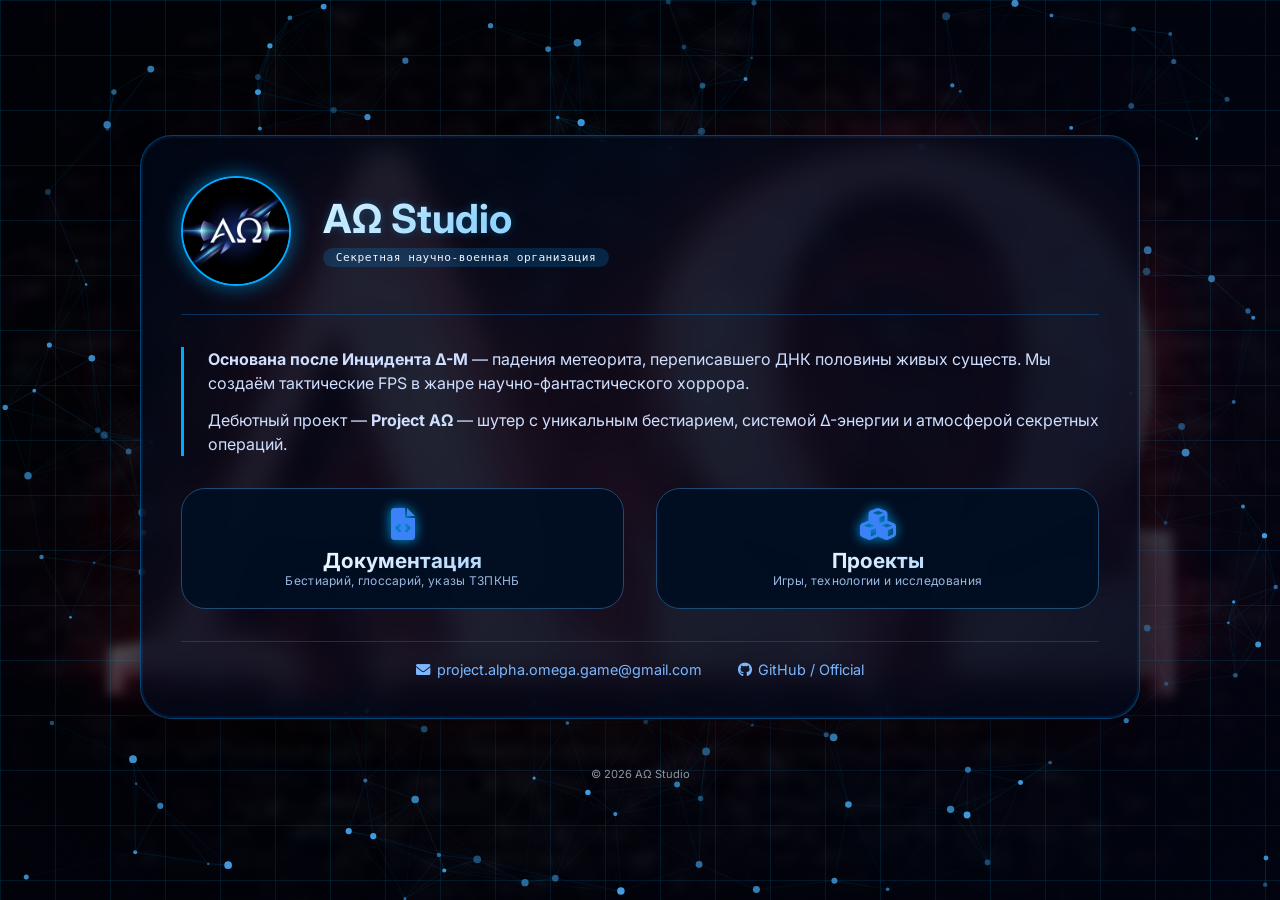
<file: index.html>
<!DOCTYPE html>
<html lang="ru">
<head>
    <meta charset="UTF-8">
    <meta name="viewport" content="width=device-width, initial-scale=1.0, user-scalable=yes">
    <title>ΑΩ Studio — home</title>
    <link href="https://fonts.googleapis.com/css2?family=Inter:opsz,wght@14..32,300;400;500;600;700;800&display=swap" rel="stylesheet">
    <link rel="stylesheet" href="https://cdnjs.cloudflare.com/ajax/libs/font-awesome/6.0.0-beta3/css/all.min.css">
    <style>
        * {
            margin: 0;
            padding: 0;
            box-sizing: border-box;
        }

        :root {
            --bg-blur: 4px;
            --bg-scale: 1.3;
            --bg-brightness: 0.65;
            --neon-blue: #0af;
            --dark-bg: #010414;
        }

        html {
            font-size: 16px;
        }

        body {
            font-family: 'Inter', sans-serif;
            background: var(--dark-bg);
            color: #eef5ff;
            min-height: 100vh;
            overflow-x: hidden;
            display: flex;
            flex-direction: column;
            align-items: center;
            justify-content: center;
            position: relative;
            cursor: default;
            user-select: none;
            opacity: 0;
            transition: opacity 0.8s ease-in-out;
        }

        body.loaded {
            opacity: 1;
        }

        a, .contacts a {
            user-select: text;
        }

        .parallax-bg {
            position: fixed;
            top: -10%;
            left: -10%;
            width: 120%;
            height: 120%;
            z-index: -3;
            transition: transform 0.08s linear;
            will-change: transform;
        }

        .parallax-bg img {
            width: 100%;
            height: 100%;
            object-fit: cover;
            transform: scale(var(--bg-scale));
            filter: blur(var(--bg-blur)) brightness(var(--bg-brightness)) contrast(1.05);
        }

        .dark-overlay {
            position: fixed;
            top: 0;
            left: 0;
            width: 100%;
            height: 100%;
            background: radial-gradient(circle at 30% 40%, rgba(0,0,0,0.4) 0%, rgba(1,4,20,0.75) 100%);
            z-index: -2;
        }

        .noise {
            position: fixed;
            top: 0;
            left: 0;
            width: 100%;
            height: 100%;
            background-image: url('[data-uri]');
            background-repeat: repeat;
            opacity: 0.12;
            pointer-events: none;
            z-index: -1;
        }

        #particles-canvas {
            position: fixed;
            top: 0;
            left: 0;
            width: 100%;
            height: 100%;
            z-index: -1;
            pointer-events: none;
            opacity: 0.9;
        }

        .grid-overlay {
            position: fixed;
            top: 0;
            left: 0;
            width: 100%;
            height: 100%;
            background-image: 
                linear-gradient(rgba(0, 180, 255, 0.12) 1px, transparent 1px),
                linear-gradient(90deg, rgba(0, 180, 255, 0.12) 1px, transparent 1px);
            background-size: 55px 55px;
            z-index: 0;
            pointer-events: none;
            animation: gridMove 20s linear infinite;
        }

        @keyframes gridMove {
            0% { transform: translate(0, 0); }
            100% { transform: translate(55px, 55px); }
        }

        .container {
            width: 100%;
            max-width: 1280px;
            margin: 0 auto;
            padding: 2rem;
            position: relative;
            z-index: 2;
        }

        .studio-card {
            background: rgba(2, 10, 28, 0.65);
            backdrop-filter: blur(12px);
            border-radius: 2rem;
            border: 1px solid rgba(0, 150, 255, 0.4);
            box-shadow: 0 25px 40px rgba(0,0,0,0.4), 0 0 0 2px rgba(0,150,255,0.1) inset;
            padding: 2.5rem;
            max-width: 1000px;
            margin: 0 auto;
            position: relative;
            overflow: hidden;
            animation: cardAppear 0.8s ease-out;
        }

        @keyframes cardAppear {
            0% { opacity: 0; transform: translateY(30px); }
            100% { opacity: 1; transform: translateY(0); }
        }

        .studio-header {
            display: flex;
            align-items: center;
            gap: 2rem;
            flex-wrap: wrap;
            margin-bottom: 2rem;
            border-bottom: 1px solid rgba(0,150,255,0.3);
            padding-bottom: 1.8rem;
            animation: slideFade 0.6s ease-out 0.1s both;
        }

        .avatar {
            width: 6.875rem;
            height: 6.875rem;
            border-radius: 50%;
            overflow: hidden;
            border: 2px solid var(--neon-blue);
            box-shadow: 0 0 20px rgba(0,170,255,0.6);
            animation: pulseNeon 3s infinite alternate;
        }

        @keyframes pulseNeon {
            0% { box-shadow: 0 0 5px var(--neon-blue); border-color: var(--neon-blue); }
            100% { box-shadow: 0 0 28px #3cf; border-color: #3cf; }
        }

        .avatar img {
            width: 100%;
            height: 100%;
            object-fit: cover;
            user-select: none;
        }

        .studio-title h1 {
            font-size: 2.5rem;
            background: linear-gradient(135deg, #fff, #7ac8ff);
            -webkit-background-clip: text;
            background-clip: text;
            color: transparent;
            text-shadow: 0 0 8px rgba(0,170,255,0.3);
        }

        .badge {
            font-family: monospace;
            background: rgba(0,150,255,0.2);
            padding: 0.2rem 0.8rem;
            border-radius: 30px;
            font-size: 0.7rem;
            display: inline-block;
            margin-top: 0.3rem;
            letter-spacing: 0.5px;
        }

        .description {
            margin: 2rem 0;
            border-left: 3px solid var(--neon-blue);
            padding-left: 1.5rem;
            font-size: 1rem;
            line-height: 1.5;
            color: #cfdfff;
            animation: slideFade 0.6s ease-out 0.3s both;
        }

        .description p {
            margin-bottom: 0.8rem;
        }

        .links-row {
            display: flex;
            flex-wrap: wrap;
            gap: 2rem;
            justify-content: center;
            margin: 2rem 0;
            animation: slideFade 0.6s ease-out 0.5s both;
        }

        .link-button {
            flex: 1;
            min-width: 15rem;
            background: rgba(0, 15, 35, 0.8);
            backdrop-filter: blur(4px);
            padding: 1.2rem 1rem;
            border-radius: 1.5rem;
            text-decoration: none;
            display: flex;
            flex-direction: column;
            align-items: center;
            gap: 0.5rem;
            border: 1px solid #1e4a76;
            transition: all 0.25s;
            text-align: center;
            position: relative;
            overflow: hidden;
        }

        .link-button::after {
            content: '';
            position: absolute;
            top: 0;
            left: -100%;
            width: 100%;
            height: 100%;
            background: linear-gradient(90deg, transparent, rgba(0,170,255,0.2), transparent);
            transition: left 0.4s;
        }

        .link-button:hover::after {
            left: 100%;
        }

        .link-button i {
            font-size: 2rem;
            color: #3b82f6;
            filter: drop-shadow(0 0 6px var(--neon-blue));
        }

        .link-text {
            font-weight: 700;
            font-size: 1.3rem;
            background: linear-gradient(135deg, #fff, #a0d0ff);
            -webkit-background-clip: text;
            background-clip: text;
            color: transparent;
        }

        .link-desc {
            font-size: 0.75rem;
            color: #9bb8e0;
            letter-spacing: 0.3px;
        }

        .link-button:hover {
            border-color: var(--neon-blue);
            transform: translateY(-0.1875rem);
            background: rgba(0, 30, 60, 0.9);
            box-shadow: 0 10px 20px -8px var(--neon-blue);
        }

        .contacts {
            margin-top: 1.5rem;
            text-align: center;
            padding-top: 1.2rem;
            border-top: 1px solid rgba(0,150,255,0.3);
            font-size: 0.9rem;
            animation: slideFade 0.6s ease-out 0.7s both;
        }

        .contacts a {
            color: #7ab7ff;
            text-decoration: none;
            margin: 0 1rem;
            display: inline-flex;
            align-items: center;
            gap: 0.4rem;
            transition: 0.2s;
        }

        .contacts a:hover {
            color: var(--neon-blue);
            text-shadow: 0 0 5px var(--neon-blue);
        }

        @keyframes slideFade {
            from {
                opacity: 0;
                transform: translateY(20px);
            }
            to {
                opacity: 1;
                transform: translateY(0);
            }
        }

        footer {
            text-align: center;
            padding: 1rem;
            font-size: 0.7rem;
            opacity: 0.6;
        }

        .mouse-trail {
            position: fixed;
            width: 8px;
            height: 8px;
            background: radial-gradient(circle, #0af, transparent);
            border-radius: 50%;
            pointer-events: none;
            z-index: 9999;
            opacity: 0;
            transition: opacity 0.2s;
        }

        @media (max-width: 800px) {
            html {
                font-size: 8px;
            }
            .studio-header {
                flex-direction: row;
                text-align: left;
            }
            .description {
                text-align: left;
                border-left: 3px solid var(--neon-blue);
                padding-left: 1.5rem;
            }
            .link-button {
                min-width: 15rem;
            }
        }
    </style>
</head>
<body>

<div class="parallax-bg" id="parallaxBg">
    <img src="background.jpeg" alt="background" onerror="this.src='https://placehold.co/1920x1080/113355/88ccff?text=ΑΩ+Background'">
</div>
<div class="dark-overlay"></div>
<div class="noise"></div>
<canvas id="particles-canvas"></canvas>
<div class="grid-overlay"></div>

<div id="mouseTrail" class="mouse-trail"></div>

<main>
    <div class="container">
        <div class="studio-card">
            <div class="studio-header">
                <div class="avatar">
                    <img src="ΑΩ_Studio.jpg" alt="ΑΩ Studio" onerror="this.src='https://placehold.co/200x200/010414/0af?text=ΑΩ'">
                </div>
                <div class="studio-title">
                    <h1>ΑΩ Studio</h1>
                    <div class="badge">Секретная научно-военная организация</div>
                </div>
            </div>

            <div class="description">
                <p><strong>Основана после Инцидента Δ-М</strong> — падения метеорита, переписавшего ДНК половины живых существ. Мы создаём тактические FPS в жанре научно-фантастического хоррора.</p>
                <p>Дебютный проект — <strong>Project ΑΩ</strong> — шутер с уникальным бестиарием, системой Δ-энергии и атмосферой секретных операций.</p>
            </div>

            <div class="links-row">
                <a href="documentation.html" class="link-button">
                    <i class="fas fa-file-code"></i>
                    <div>
                        <div class="link-text">Документация</div>
                        <div class="link-desc">Бестиарий, глоссарий, указы ТЗПКНБ</div>
                    </div>
                </a>
                <a href="projects.html" class="link-button">
                    <i class="fas fa-cubes"></i>
                    <div>
                        <div class="link-text">Проекты</div>
                        <div class="link-desc">Игры, технологии и исследования</div>
                    </div>
                </a>
            </div>

            <div class="contacts">
                <a href="mailto:project.alpha.omega.game@gmail.com"><i class="fas fa-envelope"></i> project.alpha.omega.game@gmail.com</a>
                <a href="https://github.com/AlphaOmega-Studio" target="_blank"><i class="fab fa-github"></i> GitHub / Official</a>
            </div>
        </div>
    </div>
</main>

<footer>
    © 2026 ΑΩ Studio
</footer>

<script>
    const canvas = document.getElementById('particles-canvas');
    const ctx = canvas.getContext('2d');
    let width, height;
    let particles = [];
    let mouseX = 0, mouseY = 0;

    function resizeCanvas() {
        width = window.innerWidth;
        height = window.innerHeight;
        canvas.width = width;
        canvas.height = height;
    }

    class Particle {
        constructor() {
            this.x = Math.random() * width;
            this.y = Math.random() * height;
            this.vx = (Math.random() - 0.5) * 0.8;
            this.vy = (Math.random() - 0.5) * 0.6;
            this.baseVx = this.vx;
            this.baseVy = this.vy;
            this.radius = Math.random() * 2.8 + 1.2;
            this.alpha = Math.random() * 0.7 + 0.3;
        }
        update(mouseX, mouseY) {
            const dx = this.x - mouseX;
            const dy = this.y - mouseY;
            const dist = Math.sqrt(dx*dx + dy*dy);
            const maxDist = 150;
            if (dist < maxDist) {
                const force = (1 - dist / maxDist) * 0.8;
                const angle = Math.atan2(dy, dx);
                this.vx += Math.cos(angle) * force * 0.5;
                this.vy += Math.sin(angle) * force * 0.5;
            } else {
                this.vx += (this.baseVx - this.vx) * 0.02;
                this.vy += (this.baseVy - this.vy) * 0.02;
            }
            const maxSpeed = 2;
            if (Math.abs(this.vx) > maxSpeed) this.vx = this.vx > 0 ? maxSpeed : -maxSpeed;
            if (Math.abs(this.vy) > maxSpeed) this.vy = this.vy > 0 ? maxSpeed : -maxSpeed;
            
            this.x += this.vx;
            this.y += this.vy;
            if (this.x < 0) this.x = width;
            if (this.x > width) this.x = 0;
            if (this.y < 0) this.y = height;
            if (this.y > height) this.y = 0;
        }
        draw() {
            ctx.beginPath();
            ctx.arc(this.x, this.y, this.radius, 0, Math.PI * 2);
            ctx.fillStyle = `rgba(80, 180, 255, ${this.alpha})`;
            ctx.fill();
        }
    }

    function initParticles() {
        particles = [];
        let count = Math.min(250, Math.floor(width * height / 5000));
        for (let i = 0; i < count; i++) particles.push(new Particle());
    }

    function drawLines() {
        for (let i = 0; i < particles.length; i++) {
            for (let j = i + 1; j < particles.length; j++) {
                const dx = particles[i].x - particles[j].x;
                const dy = particles[i].y - particles[j].y;
                const dist = Math.sqrt(dx * dx + dy * dy);
                if (dist < 150) {
                    ctx.beginPath();
                    ctx.moveTo(particles[i].x, particles[i].y);
                    ctx.lineTo(particles[j].x, particles[j].y);
                    ctx.strokeStyle = `rgba(0, 170, 255, ${0.2 * (1 - dist / 150)})`;
                    ctx.lineWidth = 0.8;
                    ctx.stroke();
                }
            }
        }
    }

    function animateParticles() {
        if (!ctx) return;
        ctx.clearRect(0, 0, width, height);
        for (let p of particles) {
            p.update(mouseX, mouseY);
            p.draw();
        }
        drawLines();
        requestAnimationFrame(animateParticles);
    }

    window.addEventListener('resize', () => {
        resizeCanvas();
        initParticles();
    });

    resizeCanvas();
    initParticles();
    animateParticles();

    const parallaxBg = document.getElementById('parallaxBg');
    document.addEventListener('mousemove', (e) => {
        const mouseXrel = e.clientX / window.innerWidth;
        const mouseYrel = e.clientY / window.innerHeight;
        const moveX = (mouseXrel - 0.5) * 3;
        const moveY = (mouseYrel - 0.5) * 2;
        if (parallaxBg) {
            parallaxBg.style.transform = `translate(${moveX}%, ${moveY}%)`;
        }
        mouseX = e.clientX;
        mouseY = e.clientY;
        
        const trail = document.getElementById('mouseTrail');
        trail.style.left = e.clientX - 4 + 'px';
        trail.style.top = e.clientY - 4 + 'px';
        trail.style.opacity = '0.8';
        setTimeout(() => { trail.style.opacity = '0'; }, 100);
    });
    
    let trailTimeout;
    document.addEventListener('mousemove', () => {
        clearTimeout(trailTimeout);
        trailTimeout = setTimeout(() => {
            document.getElementById('mouseTrail').style.opacity = '0';
        }, 300);
    });

    window.addEventListener('load', () => {
        document.body.classList.add('loaded');
    });
</script>
</body>
</html>
</file>
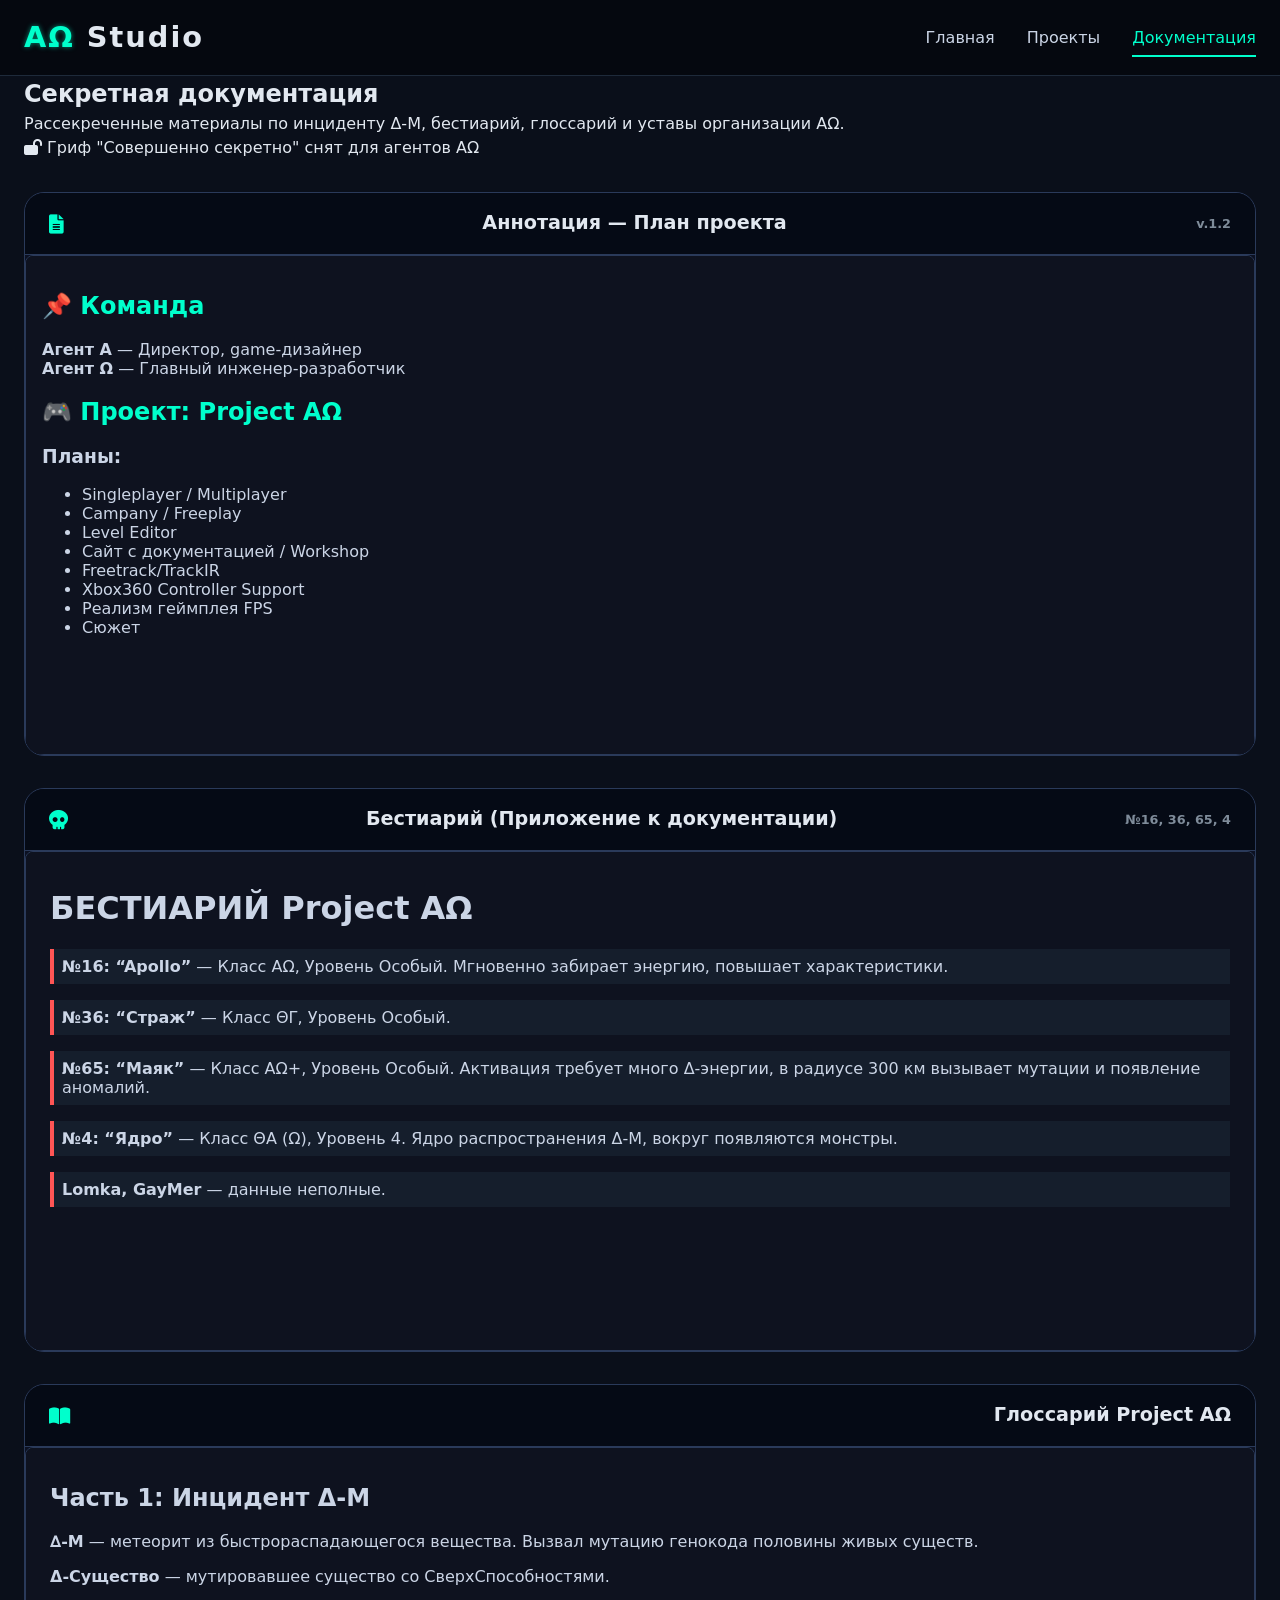
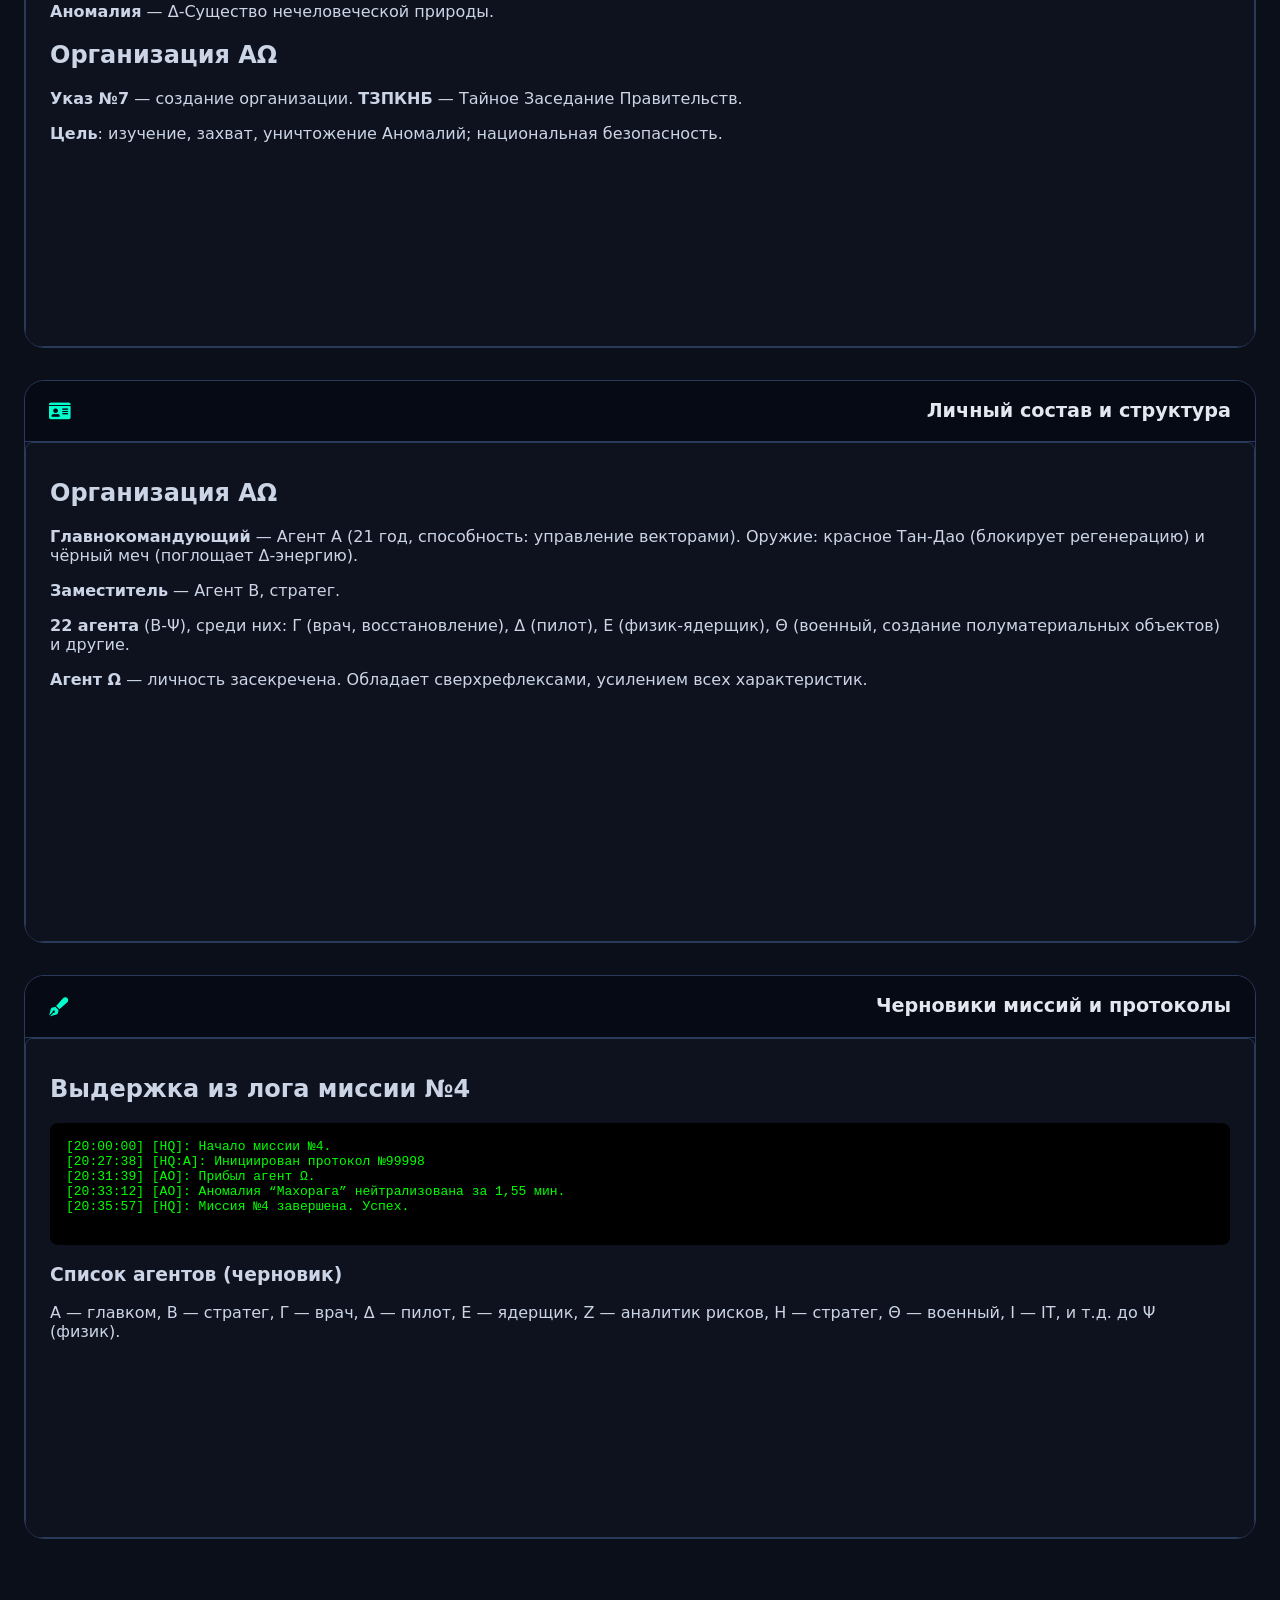
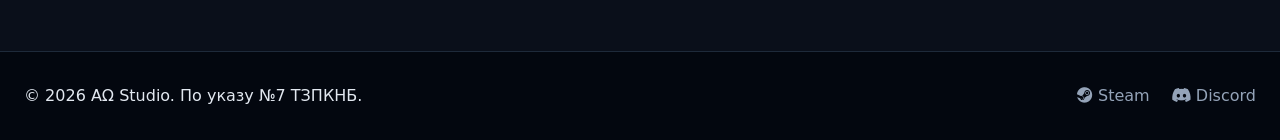
<file: documentation.html>
<!DOCTYPE html>
<html lang="ru">
<head>
    <meta charset="UTF-8">
    <meta name="viewport" content="width=device-width, initial-scale=1.0">
    <title>Документация — ΑΩ Studio</title>
    <link rel="stylesheet" href="css/style.css">
    <link rel="stylesheet" href="https://cdnjs.cloudflare.com/ajax/libs/font-awesome/6.0.0-beta3/css/all.min.css">
</head>
<body>
    <header>
        <div class="container header-container">
            <div class="logo">
                <span class="alpha-omega">ΑΩ</span> Studio
            </div>
            <nav>
                <ul>
                    <li><a href="index.html">Главная</a></li>
                    <li><a href="projects.html">Проекты</a></li>
                    <li><a href="documentation.html" class="active">Документация</a></li>
                </ul>
            </nav>
        </div>
    </header>

    <main>
        <section class="page-header">
            <div class="container">
                <h1>Секретная документация</h1>
                <p>Рассекреченные материалы по инциденту Δ‑М, бестиарий, глоссарий и уставы организации ΑΩ.</p>
                <p><i class="fas fa-lock-open"></i> Гриф "Совершенно секретно" снят для агентов ΑΩ</p>
            </div>
        </section>

        <section class="docs-grid">
            <div class="container">
                <!-- Документ 1: Аннотация / План проекта -->
                <div class="doc-card">
                    <div class="doc-title">
                        <i class="fas fa-file-alt"></i> Аннотация — План проекта
                        <span class="doc-date">v.1.2</span>
                    </div>
                    <iframe srcdoc='
                        <html style="background:#0e121f;color:#cbd5e6;font-family:system-ui;padding:1rem;">
                        <style>body { margin:0; } h2 { color:#00ffcc; } hr { border-color:#2d3a5e; }</style>
                        <body>
                        <h2>📌 Команда</h2>
                        <p><strong>Агент Α</strong> — Директор, game-дизайнер<br><strong>Агент Ω</strong> — Главный инженер-разработчик</p>
                        <h2>🎮 Проект: Project ΑΩ</h2>
                        <h3>Планы:</h3>
                        <ul>
                        <li>Singleplayer / Multiplayer</li><li>Campany / Freeplay</li><li>Level Editor</li>
                        <li>Сайт с документацией / Workshop</li><li>Freetrack/TrackIR</li><li>Xbox360 Controller Support</li>
                        <li>Реализм геймплея FPS</li><li>Сюжет</li>
                        </ul>
                        </body></html>
                    ' width="100%" height="500" style="border:1px solid #2a3a5a; border-radius:8px;" title="План проекта"></iframe>
                </div>

                <!-- Документ 2: Бестиарий -->
                <div class="doc-card">
                    <div class="doc-title">
                        <i class="fas fa-skull"></i> Бестиарий (Приложение к документации)
                        <span class="doc-date">№16, 36, 65, 4</span>
                    </div>
                    <iframe srcdoc='
                        <html style="background:#0e121f;color:#cbd5e6;font-family:system-ui;padding:1rem;">
                        <style> .anomaly { border-left:4px solid #ff5555; padding:0.5rem; margin:1rem 0; background:#151e2c; } </style>
                        <body>
                        <h1>БЕСТИАРИЙ Project ΑΩ</h1>
                        <div class="anomaly"><strong>№16: “Apollo”</strong> — Класс ΑΩ, Уровень Особый. Мгновенно забирает энергию, повышает характеристики.</div>
                        <div class="anomaly"><strong>№36: “Страж”</strong> — Класс ΘΓ, Уровень Особый.</div>
                        <div class="anomaly"><strong>№65: “Маяк”</strong> — Класс ΑΩ+, Уровень Особый. Активация требует много Δ-энергии, в радиусе 300 км вызывает мутации и появление аномалий.</div>
                        <div class="anomaly"><strong>№4: “Ядро”</strong> — Класс ΘΑ (Ω), Уровень 4. Ядро распространения Δ-Μ, вокруг появляются монстры.</div>
                        <div class="anomaly"><strong>Lomka, GayMer</strong> — данные неполные.</div>
                        </body></html>
                    ' width="100%" height="500" style="border:1px solid #2a3a5a; border-radius:8px;" title="Бестиарий"></iframe>
                </div>

                <!-- Документ 3: Глоссарий -->
                <div class="doc-card">
                    <div class="doc-title">
                        <i class="fas fa-book-open"></i> Глоссарий Project ΑΩ
                    </div>
                    <iframe srcdoc='
                        <html style="background:#0e121f;color:#cbd5e6;font-family:system-ui;padding:1rem;">
                        <body>
                        <h2>Часть 1: Инцидент Δ-М</h2>
                        <p><strong>∆-М</strong> — метеорит из быстрораспадающегося вещества. Вызвал мутацию генокода половины живых существ.</p>
                        <p><strong>Δ-Существо</strong> — мутировавшее существо со СверхСпособностями.</p>
                        <p><strong>Аномалия</strong> — Δ-Существо нечеловеческой природы.</p>
                        <h2>Организация ΑΩ</h2>
                        <p><strong>Указ №7</strong> — создание организации. <strong>ТЗПКНБ</strong> — Тайное Заседание Правительств.</p>
                        <p><strong>Цель</strong>: изучение, захват, уничтожение Аномалий; национальная безопасность.</p>
                        </body></html>
                    ' width="100%" height="500" style="border:1px solid #2a3a5a; border-radius:8px;"></iframe>
                </div>

                <!-- Документ 4: Документация “Организация ΑΩ” -->
                <div class="doc-card">
                    <div class="doc-title">
                        <i class="fas fa-id-card"></i> Личный состав и структура
                    </div>
                    <iframe srcdoc='
                        <html style="background:#0e121f;color:#cbd5e6;font-family:system-ui;padding:1rem;">
                        <body>
                        <h2>Организация ΑΩ</h2>
                        <p><strong>Главнокомандующий</strong> — Агент Α (21 год, способность: управление векторами). Оружие: красное Тан-Дао (блокирует регенерацию) и чёрный меч (поглощает Δ-энергию).</p>
                        <p><strong>Заместитель</strong> — Агент Β, стратег.</p>
                        <p><strong>22 агента</strong> (Β-Ψ), среди них: Γ (врач, восстановление), Δ (пилот), Ε (физик-ядерщик), Θ (военный, создание полуматериальных объектов) и другие.</p>
                        <p><strong>Агент Ω</strong> — личность засекречена. Обладает сверхрефлексами, усилением всех характеристик.</p>
                        </body></html>
                    ' width="100%" height="500" style="border:1px solid #2a3a5a; border-radius:8px;"></iframe>
                </div>

                <!-- Документ 5: Черновики (миссии, лог радиосвязи) -->
                <div class="doc-card">
                    <div class="doc-title">
                        <i class="fas fa-pen-fancy"></i> Черновики миссий и протоколы
                    </div>
                    <iframe srcdoc='
                        <html style="background:#0e121f;color:#cbd5e6;font-family:system-ui;padding:1rem;">
                        <body>
                        <h2>Выдержка из лога миссии №4</h2>
                        <pre style="background:#000;padding:1rem;border-radius:8px;color:#0f0;">
[20:00:00] [HQ]: Начало миссии №4.
[20:27:38] [HQ:A]: Инициирован протокол №99998
[20:31:39] [AO]: Прибыл агент Ω.
[20:33:12] [AO]: Аномалия “Махорага” нейтрализована за 1,55 мин.
[20:35:57] [HQ]: Миссия №4 завершена. Успех.
                        </pre>
                        <h3>Список агентов (черновик)</h3>
                        <p>Α — главком, Β — стратег, Γ — врач, Δ — пилот, Ε — ядерщик, Ζ — аналитик рисков, Η — стратег, Θ — военный, Ι — IT, и т.д. до Ψ (физик).</p>
                        </body></html>
                    ' width="100%" height="500" style="border:1px solid #2a3a5a; border-radius:8px;"></iframe>
                </div>
            </div>
        </section>
    </main>

    <footer>
        <div class="container">
            <div class="footer-content">
                <div class="footer-copy">© 2026 ΑΩ Studio. По указу №7 ТЗПКНБ.</div>
                <div class="footer-links">
                    <a href="#"><i class="fab fa-steam"></i> Steam</a>
                    <a href="#"><i class="fab fa-discord"></i> Discord</a>
                </div>
            </div>
        </div>
    </footer>
    <script src="js/main.js"></script>
</body>
</html>
</file>
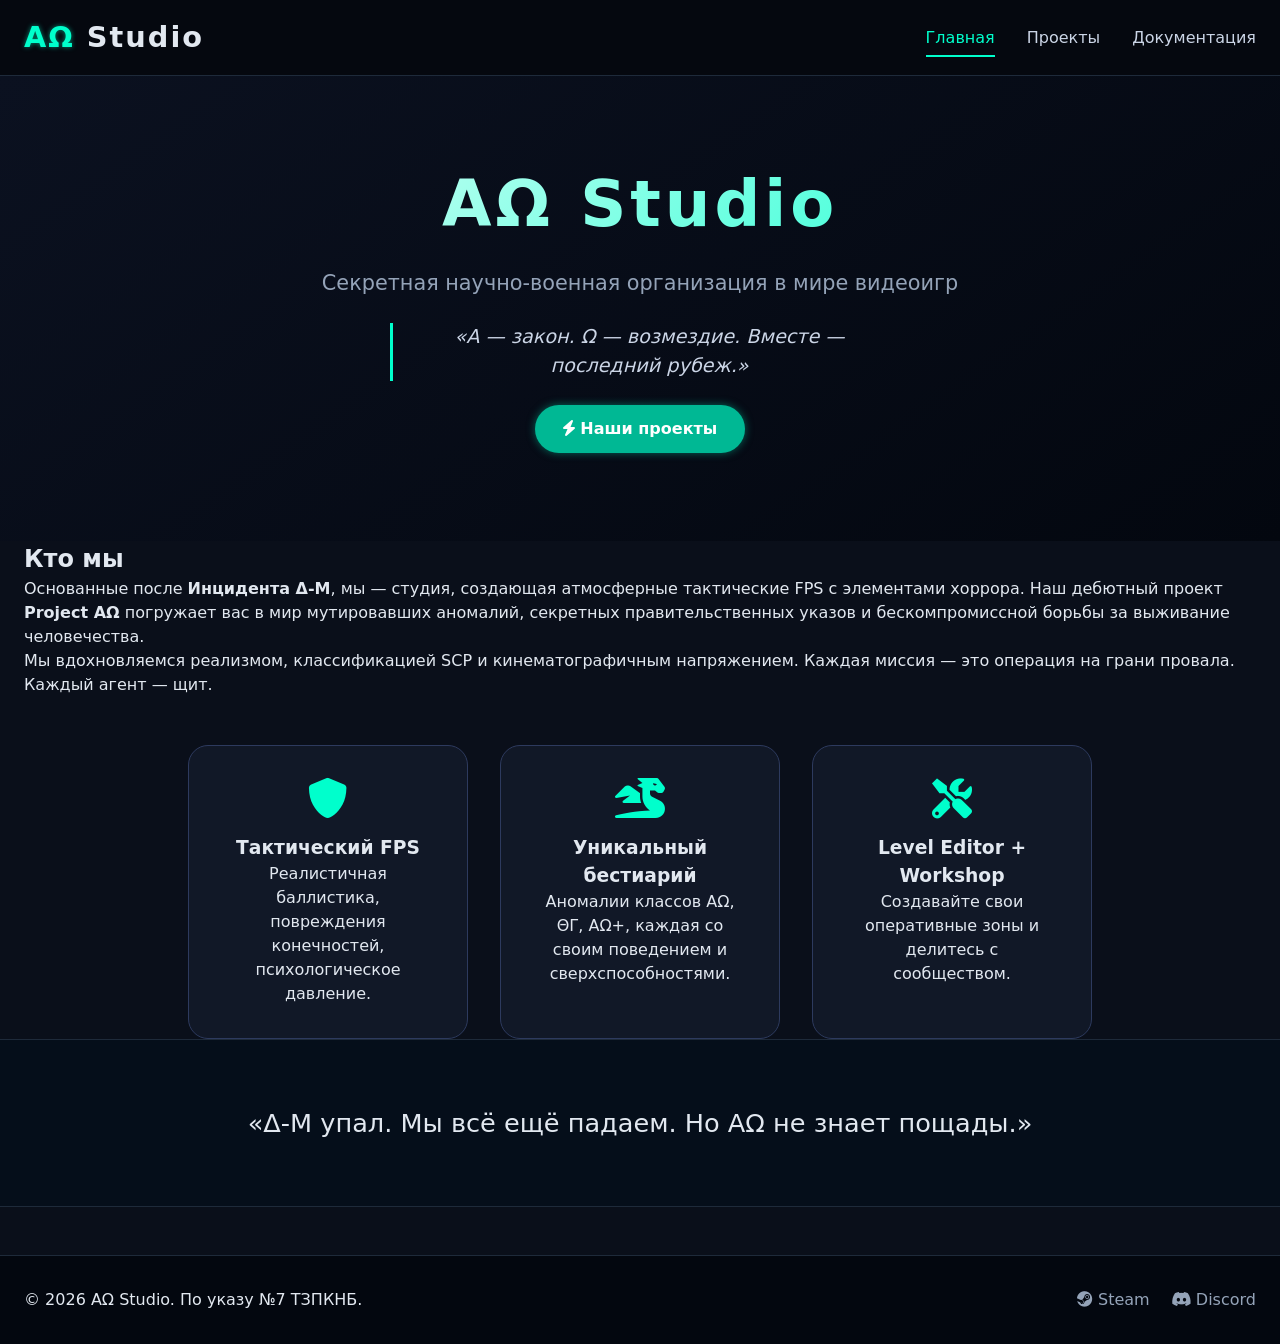
<file: home.html>
<!DOCTYPE html>
<html lang="ru">
<head>
    <meta charset="UTF-8">
    <meta name="viewport" content="width=device-width, initial-scale=1.0, user-scalable=yes">
    <title>ΑΩ Studio | Официальный сайт</title>
    <link rel="stylesheet" href="css/style.css">
    <link rel="stylesheet" href="https://cdnjs.cloudflare.com/ajax/libs/font-awesome/6.0.0-beta3/css/all.min.css">
</head>
<body>
    <header>
        <div class="container header-container">
            <div class="logo">
                <span class="alpha-omega">ΑΩ</span> Studio
            </div>
            <nav>
                <ul>
                    <li><a href="index.html" class="active">Главная</a></li>
                    <li><a href="projects.html">Проекты</a></li>
                    <li><a href="documentation.html">Документация</a></li>
                </ul>
            </nav>
        </div>
    </header>

    <main>
        <section class="hero">
            <div class="container">
                <h1>ΑΩ Studio</h1>
                <p class="subtitle">Секретная научно-военная организация в мире видеоигр</p>
                <div class="motto">«Α — закон. Ω — возмездие. Вместе — последний рубеж.»</div>
                <a href="projects.html" class="btn-primary"><i class="fas fa-bolt"></i> Наши проекты</a>
            </div>
        </section>

        <section class="about">
            <div class="container">
                <h2>Кто мы</h2>
                <p>Основанные после <strong>Инцидента Δ-М</strong>, мы — студия, создающая атмосферные тактические FPS с элементами хоррора. Наш дебютный проект <strong>Project ΑΩ</strong> погружает вас в мир мутировавших аномалий, секретных правительственных указов и бескомпромиссной борьбы за выживание человечества.</p>
                <p>Мы вдохновляемся реализмом, классификацией SCP и кинематографичным напряжением. Каждая миссия — это операция на грани провала. Каждый агент — щит.</p>
                <div class="features">
                    <div class="feature">
                        <i class="fas fa-shield-alt"></i>
                        <h3>Тактический FPS</h3>
                        <p>Реалистичная баллистика, повреждения конечностей, психологическое давление.</p>
                    </div>
                    <div class="feature">
                        <i class="fas fa-dragon"></i>
                        <h3>Уникальный бестиарий</h3>
                        <p>Аномалии классов ΑΩ, ΘΓ, ΑΩ+, каждая со своим поведением и сверхспособностями.</p>
                    </div>
                    <div class="feature">
                        <i class="fas fa-tools"></i>
                        <h3>Level Editor + Workshop</h3>
                        <p>Создавайте свои оперативные зоны и делитесь с сообществом.</p>
                    </div>
                </div>
            </div>
        </section>

        <section class="quote-block">
            <div class="container">
                <blockquote>«Δ‑М упал. Мы всё ещё падаем. Но ΑΩ не знает пощады.»</blockquote>
            </div>
        </section>
    </main>

    <footer>
        <div class="container">
            <div class="footer-content">
                <div class="footer-copy">© 2026 ΑΩ Studio. По указу №7 ТЗПКНБ.</div>
                <div class="footer-links">
                    <a href="#"><i class="fab fa-steam"></i> Steam</a>
                    <a href="#"><i class="fab fa-discord"></i> Discord</a>
                </div>
            </div>
        </div>
    </footer>
    <script src="js/main.js"></script>
</body>
</html>
</file>
<file: css/style.css>
* {
    margin: 0;
    padding: 0;
    box-sizing: border-box;
}

body {
    background: #0a0f1a;
    color: #e2e8f0;
    font-family: 'Segoe UI', 'Inter', system-ui, -apple-system, BlinkMacSystemFont, 'Roboto', sans-serif;
    line-height: 1.5;
}

.container {
    max-width: 1280px;
    margin: 0 auto;
    padding: 0 24px;
}

/* Header */
header {
    background: #05080f;
    border-bottom: 1px solid #1e2a3a;
    position: sticky;
    top: 0;
    z-index: 100;
    backdrop-filter: blur(4px);
}

.header-container {
    display: flex;
    justify-content: space-between;
    align-items: center;
    padding: 1rem 24px;
    flex-wrap: wrap;
}

.logo {
    font-size: 1.8rem;
    font-weight: 700;
    letter-spacing: 2px;
}

.alpha-omega {
    color: #00ffcc;
    text-shadow: 0 0 5px #00ffcc88;
}

nav ul {
    display: flex;
    gap: 2rem;
    list-style: none;
}

nav a {
    color: #cbd5e6;
    text-decoration: none;
    font-weight: 500;
    transition: 0.2s;
    padding: 0.5rem 0;
    border-bottom: 2px solid transparent;
}

nav a:hover, nav a.active {
    color: #00ffcc;
    border-bottom-color: #00ffcc;
}

/* Hero */
.hero {
    padding: 5rem 0;
    text-align: center;
    background: linear-gradient(145deg, #0b1120 0%, #03070f 100%);
}

.hero h1 {
    font-size: 4rem;
    font-weight: 800;
    letter-spacing: 4px;
    background: linear-gradient(135deg, #fff, #00ffcc);
    -webkit-background-clip: text;
    background-clip: text;
    color: transparent;
    margin-bottom: 1rem;
}

.subtitle {
    font-size: 1.3rem;
    color: #94a3b8;
    margin-bottom: 1.5rem;
}

.motto {
    font-size: 1.2rem;
    border-left: 3px solid #00ffcc;
    padding-left: 1rem;
    max-width: 500px;
    margin: 1rem auto;
    font-style: italic;
    color: #cbd5e6;
}

.btn-primary, .btn-secondary, .btn-steam-download, .btn-direct {
    display: inline-block;
    background: #1e2a3a;
    border: none;
    color: white;
    padding: 12px 28px;
    font-size: 1rem;
    font-weight: bold;
    border-radius: 40px;
    cursor: pointer;
    transition: all 0.2s;
    text-decoration: none;
    margin: 0.5rem;
}

.btn-primary {
    background: #00b894;
    box-shadow: 0 0 8px #00b89488;
}

.btn-primary:hover {
    background: #00a081;
    transform: scale(1.02);
}

.btn-secondary {
    background: #2d3a5e;
}

.btn-secondary:hover {
    background: #3a4a72;
}

/* Features */
.features {
    display: flex;
    gap: 2rem;
    justify-content: center;
    flex-wrap: wrap;
    margin-top: 3rem;
}

.feature {
    background: #111827;
    padding: 2rem;
    border-radius: 20px;
    width: 280px;
    text-align: center;
    border: 1px solid #2d3a5e;
}

.feature i {
    font-size: 2.5rem;
    color: #00ffcc;
    margin-bottom: 1rem;
}

.quote-block {
    background: #050e1a;
    padding: 4rem 0;
    text-align: center;
    font-size: 1.6rem;
    font-weight: 300;
    border-top: 1px solid #1e2a3a;
    border-bottom: 1px solid #1e2a3a;
}

/* Projects grid */
.projects-grid {
    padding: 3rem 0;
}

.project-card {
    display: flex;
    flex-wrap: wrap;
    background: #0f172a;
    border-radius: 24px;
    margin-bottom: 2rem;
    overflow: hidden;
    border: 1px solid #2d3a5e;
    transition: 0.2s;
    cursor: pointer;
}

.project-card:hover {
    border-color: #00ffcc;
    transform: translateY(-3px);
}

.project-image {
    flex: 1 1 300px;
    position: relative;
}

.project-image img {
    width: 100%;
    height: 100%;
    object-fit: cover;
    display: block;
}

.project-status {
    position: absolute;
    top: 16px;
    right: 16px;
    background: #00b894;
    padding: 4px 12px;
    border-radius: 20px;
    font-size: 0.8rem;
    font-weight: bold;
}

.project-card.disabled .project-status {
    background: #5a626e;
}

.project-info {
    flex: 2 1 400px;
    padding: 1.5rem;
}

.project-info h2 {
    font-size: 1.8rem;
    margin-bottom: 0.25rem;
}

.genre {
    color: #00ffcc;
    margin-bottom: 1rem;
}

.project-meta {
    display: flex;
    gap: 1rem;
    margin: 1rem 0;
    font-size: 0.9rem;
    color: #94a3b8;
}

/* Game page (steam-like) */
.game-container {
    display: flex;
    flex-direction: column;
    padding: 2rem 24px;
}

.game-hero {
    margin-bottom: 2rem;
}

.game-cover img {
    width: 100%;
    border-radius: 16px;
}

.game-main {
    display: flex;
    flex-wrap: wrap;
    gap: 2rem;
}

.game-left {
    flex: 2;
    min-width: 250px;
}

.game-right {
    flex: 1;
    min-width: 280px;
}

.game-tags {
    margin: 1rem 0;
    display: flex;
    flex-wrap: wrap;
    gap: 0.5rem;
}

.tag {
    background: #1e2a3a;
    padding: 4px 12px;
    border-radius: 20px;
    font-size: 0.8rem;
}

.game-description h2, .game-description h3 {
    margin-top: 1.5rem;
    margin-bottom: 0.75rem;
    color: #f1f5f9;
}

.game-description ul {
    list-style: none;
    padding-left: 0;
}

.game-description li {
    margin: 0.5rem 0;
}

.game-description li i {
    color: #00ffcc;
    margin-right: 8px;
}

.sysreq {
    display: flex;
    flex-wrap: wrap;
    gap: 2rem;
    background: #0f172a;
    padding: 1rem;
    border-radius: 16px;
    margin-top: 1rem;
}

.sysreq-min, .sysreq-rec {
    flex: 1;
    display: flex;
    flex-direction: column;
    gap: 0.3rem;
}

.purchase-box {
    background: #0f172a;
    border-radius: 20px;
    padding: 1.5rem;
    border: 1px solid #2d3a5e;
    position: sticky;
    top: 100px;
}

.price {
    font-size: 2rem;
    font-weight: bold;
    margin-bottom: 1rem;
}

.price span {
    font-size: 0.9rem;
    font-weight: normal;
    color: #94a3b8;
}

.btn-steam-download {
    background: #1b6b4c;
    width: 100%;
    margin: 0.5rem 0;
    display: flex;
    align-items: center;
    justify-content: center;
    gap: 8px;
}

.btn-direct {
    background: #2d3a5e;
    width: 100%;
}

.notice {
    font-size: 0.75rem;
    color: #7f8c9a;
    margin-top: 1rem;
}

.game-details {
    margin-top: 1.5rem;
    border-top: 1px solid #2d3a5e;
    padding-top: 1rem;
    display: flex;
    flex-direction: column;
    gap: 0.5rem;
}

/* Documentation iframe grid */
.docs-grid {
    padding: 2rem 0;
}

.doc-card {
    background: #0c1122;
    border-radius: 20px;
    margin-bottom: 2rem;
    overflow: hidden;
    border: 1px solid #2a3a5a;
}

.doc-title {
    background: #050a15;
    padding: 1rem 1.5rem;
    font-weight: bold;
    font-size: 1.2rem;
    border-bottom: 1px solid #2a3a5a;
    display: flex;
    justify-content: space-between;
    align-items: center;
    flex-wrap: wrap;
}

.doc-title i {
    margin-right: 10px;
    color: #00ffcc;
}

.doc-date {
    font-size: 0.8rem;
    color: #7f8c9a;
}

iframe {
    display: block;
    width: 100%;
    background: #0a0f1a;
}

/* Footer */
footer {
    background: #03070f;
    border-top: 1px solid #1e2a3a;
    padding: 2rem 0;
    margin-top: 3rem;
}

.footer-content {
    display: flex;
    justify-content: space-between;
    align-items: center;
    flex-wrap: wrap;
    gap: 1rem;
}

.footer-links a {
    color: #94a3b8;
    margin-left: 1rem;
    text-decoration: none;
}

.footer-links a:hover {
    color: #00ffcc;
}

/* адаптивность */
@media (max-width: 768px) {
    .header-container {
        flex-direction: column;
        gap: 1rem;
    }
    .hero h1 {
        font-size: 2.5rem;
    }
    .project-card {
        flex-direction: column;
    }
    .game-main {
        flex-direction: column;
    }
    .purchase-box {
        position: static;
    }
}
</file>
